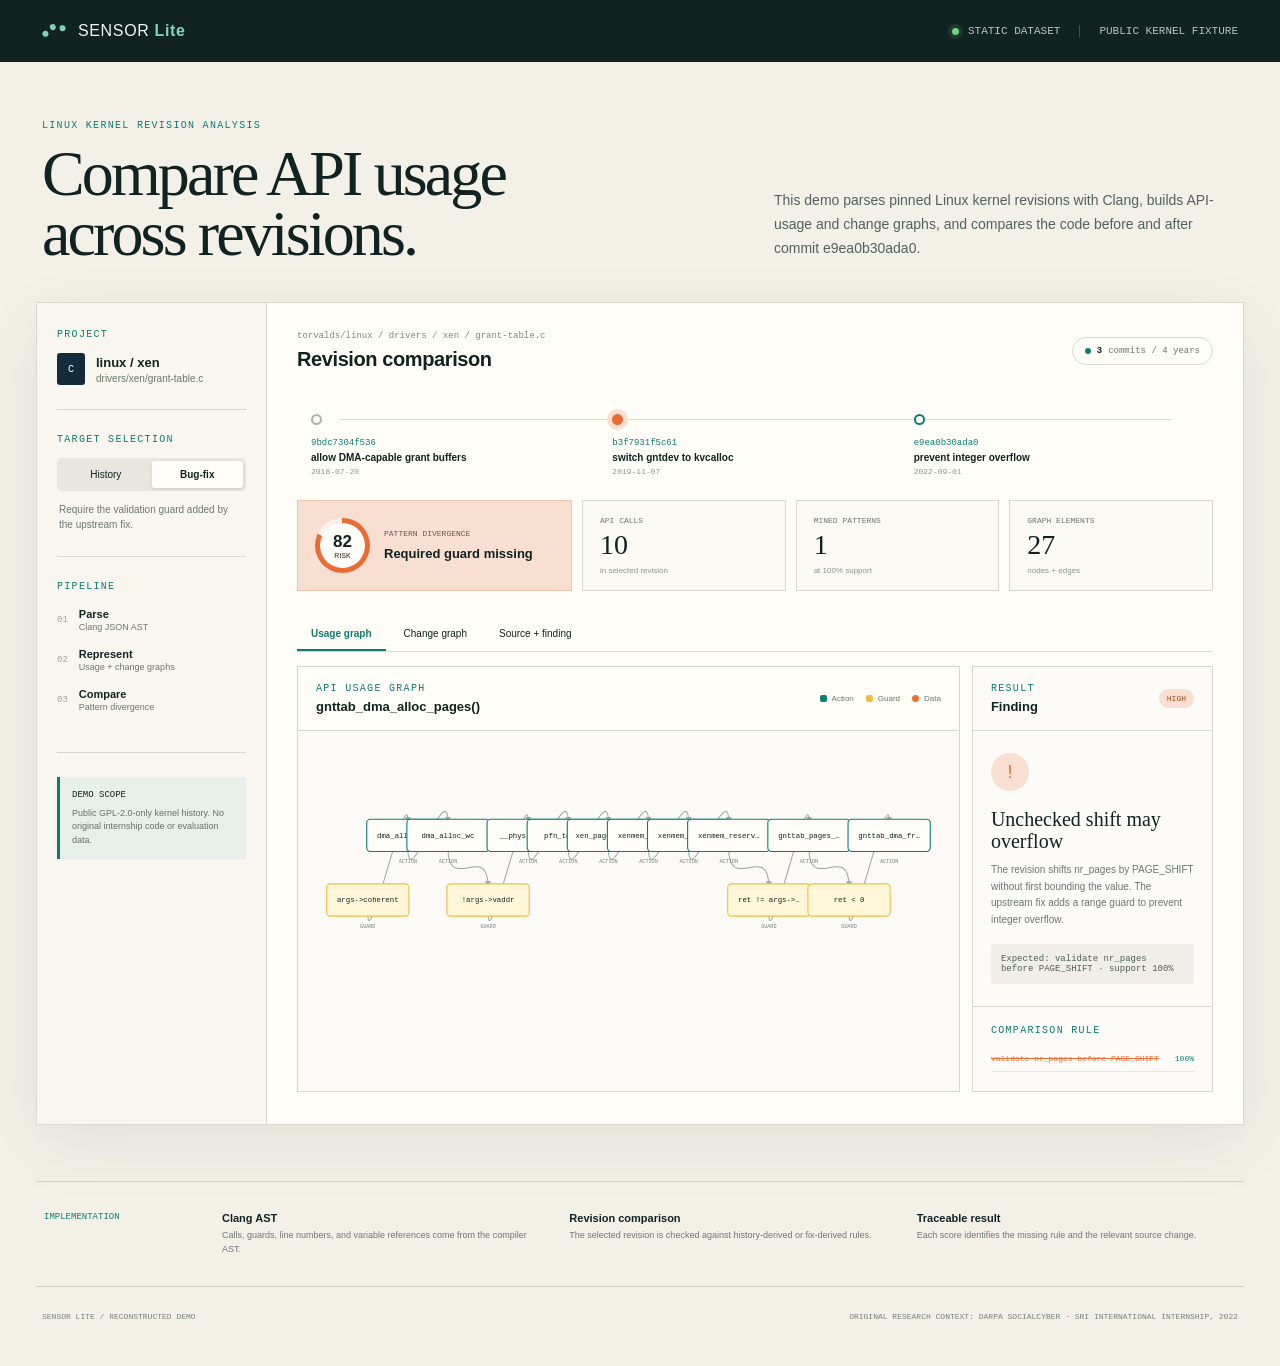
<file: docs/index.html>
<!doctype html>
<html lang="en">
  <head>
    <meta charset="UTF-8" />
    <meta name="viewport" content="width=device-width, initial-scale=1.0" />
    <meta name="description" content="SENSOR Lite graph-based code evolution demo" />
    <meta name="sensor-demo-data" content="./demo.json" />
    <title>SENSOR Lite</title>
    <link rel="icon" href="./favicon.svg" type="image/svg+xml" />
    <link rel="stylesheet" href="./styles.css" />
  </head>
  <body>
    <header class="topbar">
      <a class="brand" href="#" aria-label="SENSOR Lite home">
        <span class="brand-mark" aria-hidden="true"><i></i><i></i><i></i></span>
        <span>SENSOR <b>Lite</b></span>
      </a>
      <div class="topbar-meta">
        <span class="status-dot"></span>
        <span id="runtime-mode">Local analysis</span>
        <span class="clean-room">Public kernel fixture</span>
      </div>
    </header>

    <main>
      <section class="intro">
        <div>
          <p class="eyebrow">Linux kernel revision analysis</p>
          <h1>Compare API usage<br />across revisions.</h1>
        </div>
        <p class="intro-copy">
          This demo parses pinned Linux kernel revisions with Clang, builds API-usage and change
          graphs, and compares the code before and after commit e9ea0b30ada0.
        </p>
      </section>

      <section class="workspace" aria-live="polite">
        <aside class="rail">
          <div class="rail-section">
            <p class="rail-label">Project</p>
            <div class="project-card">
              <span class="file-icon">C</span>
              <div><strong id="project-name">Loading...</strong><small>drivers/xen/grant-table.c</small></div>
            </div>
          </div>

          <div class="rail-section">
            <p class="rail-label">Target selection</p>
            <div class="segmented" role="group" aria-label="Target selection strategy">
              <button data-strategy="stable">History</button>
              <button class="active" data-strategy="fix">Bug-fix</button>
            </div>
            <p class="strategy-help" id="strategy-help">
              Require the validation guard added by the upstream fix.
            </p>
          </div>

          <div class="rail-section method">
            <p class="rail-label">Pipeline</p>
            <ol>
              <li><span>01</span><div><b>Parse</b><small>Clang JSON AST</small></div></li>
              <li><span>02</span><div><b>Represent</b><small>Usage + change graphs</small></div></li>
              <li><span>03</span><div><b>Compare</b><small>Pattern divergence</small></div></li>
            </ol>
          </div>

          <div class="scope-note">
            <span>Demo scope</span>
            Public GPL-2.0-only kernel history. No original internship code or evaluation data.
          </div>
        </aside>

        <div class="canvas">
          <div class="canvas-header">
            <div>
              <p class="breadcrumb">torvalds/linux / drivers / xen / grant-table.c</p>
              <h2>Revision comparison</h2>
            </div>
            <div class="window-chip"><span></span><b id="window-count">3</b> commits / 4 years</div>
          </div>

          <div class="timeline" id="timeline" aria-label="Revision timeline"></div>

          <div class="summary-row">
            <article class="risk-card" id="risk-card">
              <div class="risk-dial" id="risk-dial"><span id="risk-score">--</span><small>risk</small></div>
              <div><p>Pattern divergence</p><strong id="risk-label">Analyzing...</strong></div>
            </article>
            <article class="metric"><span>API calls</span><strong id="call-count">--</strong><small>in selected revision</small></article>
            <article class="metric"><span>Mined patterns</span><strong id="pattern-count">--</strong><small id="pattern-support">at 100% support</small></article>
            <article class="metric"><span>Graph elements</span><strong id="graph-count">--</strong><small>nodes + edges</small></article>
          </div>

          <div class="view-tabs" role="tablist">
            <button class="active" data-view="usage" role="tab">Usage graph</button>
            <button data-view="change" role="tab">Change graph</button>
            <button data-view="source" role="tab">Source + finding</button>
          </div>

          <div class="analysis-grid">
            <section class="graph-panel">
              <div class="panel-head">
                <div>
                  <p class="panel-kicker" id="graph-kicker">API usage graph</p>
                  <h3 id="graph-title">gnttab_dma_alloc_pages()</h3>
                </div>
                <div class="legend">
                  <span><i class="action"></i>Action</span>
                  <span><i class="guard"></i>Guard</span>
                  <span><i class="data"></i>Data</span>
                </div>
              </div>
              <div class="graph-stage" id="graph-stage">
                <svg id="graph-svg" viewBox="0 0 900 390" role="img" aria-label="API usage graph"></svg>
              </div>
              <div class="source-panel" id="source-panel" hidden>
                <div class="source-toolbar">
                  <span>drivers/xen/grant-table.c</span>
                  <button id="run-analysis">Run analysis <kbd>⌘↵</kbd></button>
                </div>
                <textarea id="source-editor" spellcheck="false" aria-label="C source editor"></textarea>
                <p class="editor-error" id="editor-error" hidden></p>
              </div>
            </section>

            <aside class="finding-panel">
              <div class="panel-head">
                <div><p class="panel-kicker">Result</p><h3 id="finding-heading">Finding</h3></div>
                <span class="severity" id="severity">High</span>
              </div>
              <div id="finding-body"></div>
              <div class="pattern-list">
                <p class="panel-kicker">Comparison rule</p>
                <div id="patterns"></div>
              </div>
            </aside>
          </div>
        </div>
      </section>

      <section class="method-strip">
        <p>Implementation</p>
        <div><strong>Clang AST</strong><span>Calls, guards, line numbers, and variable references come from the compiler AST.</span></div>
        <div><strong>Revision comparison</strong><span>The selected revision is checked against history-derived or fix-derived rules.</span></div>
        <div><strong>Traceable result</strong><span>Each score identifies the missing rule and the relevant source change.</span></div>
      </section>
    </main>

    <footer>
      <span>SENSOR Lite / reconstructed demo</span>
      <span>Original research context: DARPA SocialCyber · SRI International internship, 2022</span>
    </footer>

    <script type="module" src="./app.js"></script>
  </body>
</html>
</file>
<file: docs/styles.css>
:root {
  --ink: #102321;
  --muted: #6b7773;
  --paper: #f3f0e8;
  --white: #fffdf8;
  --line: #d8d7ce;
  --teal: #0d7c70;
  --teal-soft: #d8ece6;
  --orange: #ea6b34;
  --orange-soft: #f9dfd2;
  --yellow: #f0bd41;
  --navy: #132b3a;
  --mono: "SFMono-Regular", Consolas, "Liberation Mono", monospace;
  --sans: "Avenir Next", "Segoe UI", Helvetica, Arial, sans-serif;
  --serif: "Iowan Old Style", Baskerville, Georgia, serif;
}

* { box-sizing: border-box; }
[hidden] { display: none !important; }

body {
  margin: 0;
  background: var(--paper);
  color: var(--ink);
  font-family: var(--sans);
  -webkit-font-smoothing: antialiased;
}

button, textarea { font: inherit; }
button { color: inherit; }

.topbar {
  align-items: center;
  background: var(--ink);
  color: #eff6f1;
  display: flex;
  height: 62px;
  justify-content: space-between;
  padding: 0 42px;
}

.brand { align-items: center; color: inherit; display: flex; font-size: 16px; gap: 12px; letter-spacing: .04em; text-decoration: none; }
.brand b { color: #7fd2bd; font-weight: 600; }
.brand-mark { display: grid; gap: 3px; grid-template-columns: repeat(3, 6px); transform: rotate(-18deg); }
.brand-mark i { background: #7fd2bd; border-radius: 50%; display: block; height: 6px; }
.brand-mark i:nth-child(2) { transform: translateY(-4px); }

.topbar-meta { align-items: center; color: #b9c5bf; display: flex; font-family: var(--mono); font-size: 11px; gap: 9px; text-transform: uppercase; }
.status-dot { background: #70d27f; border-radius: 50%; box-shadow: 0 0 0 4px rgb(112 210 127 / 12%); height: 7px; width: 7px; }
.clean-room { border-left: 1px solid #40524d; margin-left: 10px; padding-left: 19px; }

main { margin: 0 auto; max-width: 1600px; padding: 0 36px; }
.intro { align-items: end; display: flex; justify-content: space-between; padding: 58px 6px 38px; }
.eyebrow, .panel-kicker, .rail-label { color: var(--teal); font-family: var(--mono); font-size: 10px; letter-spacing: .13em; margin: 0 0 13px; text-transform: uppercase; }
.intro h1 { font-family: var(--serif); font-size: clamp(46px, 5vw, 72px); font-weight: 500; letter-spacing: -.045em; line-height: .94; margin: 0; }
.intro-copy { color: #53615d; font-size: 14px; line-height: 1.7; margin: 0 24px 4px 40px; max-width: 440px; }

.workspace { background: var(--white); border: 1px solid #d9d8cf; box-shadow: 0 20px 60px rgb(29 50 44 / 8%); display: grid; grid-template-columns: 230px minmax(0, 1fr); min-height: 780px; }
.rail { background: #f8f6ef; border-right: 1px solid var(--line); padding: 26px 20px; }
.rail-section { border-bottom: 1px solid var(--line); padding-bottom: 24px; }
.rail-section + .rail-section { padding-top: 24px; }
.project-card { align-items: center; display: flex; gap: 11px; }
.project-card strong, .project-card small { display: block; }
.project-card strong { font-size: 13px; }
.project-card small { color: var(--muted); font-size: 10px; margin-top: 3px; }
.file-icon { align-items: center; background: var(--navy); border-radius: 3px; color: white; display: flex; font-family: var(--mono); font-size: 10px; height: 32px; justify-content: center; width: 28px; }

.segmented { background: #e8e7df; border-radius: 5px; display: grid; grid-template-columns: 1fr 1fr; padding: 3px; }
.segmented button { background: transparent; border: 0; border-radius: 3px; cursor: pointer; font-size: 10px; padding: 8px 4px; }
.segmented button.active { background: var(--white); box-shadow: 0 1px 3px rgb(20 40 35 / 14%); font-weight: 700; }
.strategy-help { color: var(--muted); font-size: 10px; line-height: 1.5; margin: 11px 2px 0; }

.method ol { list-style: none; margin: 0; padding: 0; }
.method li { align-items: center; display: flex; gap: 11px; margin: 16px 0; }
.method li > span { color: #98a29f; font-family: var(--mono); font-size: 9px; }
.method b, .method small { display: block; }
.method b { font-size: 11px; }
.method small { color: var(--muted); font-size: 9px; margin-top: 2px; }
.scope-note { background: #e8eee9; border-left: 3px solid var(--teal); color: #63716c; font-size: 9px; line-height: 1.5; margin-top: 24px; padding: 12px; }
.scope-note span { color: var(--ink); display: block; font-family: var(--mono); margin-bottom: 4px; text-transform: uppercase; }

.canvas { min-width: 0; padding: 28px 30px 32px; }
.canvas-header { align-items: center; display: flex; justify-content: space-between; }
.breadcrumb { color: #7b8783; font-family: var(--mono); font-size: 9px; margin: 0 0 7px; }
.canvas h2 { font-size: 20px; letter-spacing: -.02em; margin: 0; }
.window-chip { align-items: center; border: 1px solid var(--line); border-radius: 20px; color: var(--muted); display: flex; font-family: var(--mono); font-size: 9px; gap: 6px; padding: 8px 12px; }
.window-chip span { background: var(--teal); border-radius: 50%; height: 6px; width: 6px; }
.window-chip b { color: var(--ink); }

.timeline { display: grid; grid-template-columns: repeat(4, 1fr); margin: 34px 6px 24px; position: relative; }
.timeline::before { background: #d8ddd9; content: ""; height: 1px; left: 4%; position: absolute; right: 4%; top: 14px; }
.commit { background: transparent; border: 0; cursor: pointer; min-width: 0; padding: 0 8px; position: relative; text-align: left; }
.commit-dot { background: var(--white); border: 2px solid #a8b2ae; border-radius: 50%; display: block; height: 11px; margin: 9px 0 13px; position: relative; transition: all .2s; width: 11px; z-index: 1; }
.commit:hover .commit-dot, .commit.active .commit-dot { background: var(--orange); border-color: var(--orange); box-shadow: 0 0 0 5px var(--orange-soft); }
.commit.fixed .commit-dot { border-color: var(--teal); }
.commit-id { color: var(--teal); display: block; font-family: var(--mono); font-size: 9px; }
.commit-message { display: block; font-size: 10px; font-weight: 600; margin-top: 4px; overflow: hidden; text-overflow: ellipsis; white-space: nowrap; }
.commit-date { color: #8b9692; display: block; font-family: var(--mono); font-size: 8px; margin-top: 4px; }

.summary-row { display: grid; gap: 10px; grid-template-columns: 1.35fr repeat(3, 1fr); }
.risk-card, .metric { border: 1px solid var(--line); min-height: 84px; padding: 15px 17px; }
.risk-card { align-items: center; background: var(--orange-soft); border-color: #efc5b0; display: flex; gap: 14px; }
.risk-card.safe { background: var(--teal-soft); border-color: #b8ddd3; }
.risk-dial { align-items: center; background: conic-gradient(var(--orange) var(--risk-angle, 0deg), rgb(255 255 255 / 55%) 0); border-radius: 50%; display: flex; flex-direction: column; height: 55px; justify-content: center; position: relative; width: 55px; }
.risk-dial::after { background: var(--white); border-radius: 50%; content: ""; inset: 5px; position: absolute; }
.risk-dial span, .risk-dial small { position: relative; z-index: 1; }
.risk-dial span { font-size: 17px; font-weight: 700; line-height: 1; }
.risk-dial small { font-size: 7px; margin-top: 2px; text-transform: uppercase; }
.risk-card p, .metric span { color: #7a5142; font-family: var(--mono); font-size: 8px; margin: 0 0 6px; text-transform: uppercase; }
.risk-card.safe p { color: #32665d; }
.risk-card strong { font-size: 13px; }
.metric { background: #faf9f4; }
.metric span { color: var(--muted); display: block; }
.metric strong { display: block; font-family: var(--serif); font-size: 28px; font-weight: 500; line-height: 1; }
.metric small { color: #8b9591; display: block; font-size: 8px; margin-top: 7px; }

.view-tabs { border-bottom: 1px solid var(--line); display: flex; gap: 4px; margin-top: 27px; }
.view-tabs button { background: transparent; border: 0; border-bottom: 2px solid transparent; cursor: pointer; font-size: 10px; padding: 10px 14px; }
.view-tabs button.active { border-color: var(--teal); color: var(--teal); font-weight: 700; }
.analysis-grid { display: grid; gap: 12px; grid-template-columns: minmax(0, 2.2fr) minmax(240px, .8fr); margin-top: 14px; }
.graph-panel, .finding-panel { border: 1px solid var(--line); min-width: 0; }
.panel-head { align-items: center; border-bottom: 1px solid var(--line); display: flex; justify-content: space-between; min-height: 64px; padding: 14px 18px; }
.panel-head .panel-kicker { margin-bottom: 5px; }
.panel-head h3 { font-size: 13px; margin: 0; }
.legend { display: flex; gap: 12px; }
.legend span { align-items: center; color: var(--muted); display: flex; font-size: 8px; gap: 5px; }
.legend i { border-radius: 2px; display: inline-block; height: 7px; width: 7px; }
.legend .action { background: var(--teal); }
.legend .guard { background: var(--yellow); }
.legend .data { background: var(--orange); border-radius: 50%; }
.graph-stage { background-color: #fbfaf6; background-image: radial-gradient(#d8ddd8 0.7px, transparent 0.7px); background-size: 14px 14px; min-height: 360px; overflow: hidden; }
#graph-svg { display: block; height: 360px; width: 100%; }
.graph-edge { fill: none; stroke: #9aa9a4; stroke-width: 1.4; }
.graph-edge.data-edge { stroke: var(--orange); stroke-dasharray: 4 4; }
.graph-node rect, .graph-node circle { fill: var(--white); stroke-width: 1.5; }
.graph-node.action rect { stroke: var(--teal); }
.graph-node.guard rect { fill: #fff7d8; stroke: var(--yellow); }
.graph-node.data circle { fill: var(--orange-soft); stroke: var(--orange); }
.graph-node.added rect, .graph-node.added circle { fill: #d8f0e8; stroke: var(--teal); stroke-width: 2.5; }
.graph-node.removed rect, .graph-node.removed circle { fill: #fae1d6; stroke: var(--orange); stroke-dasharray: 4 3; }
.graph-label { fill: var(--ink); font-family: var(--mono); font-size: 10px; text-anchor: middle; }
.graph-type { fill: #71807b; font-family: var(--mono); font-size: 7px; text-anchor: middle; text-transform: uppercase; }

.severity { background: var(--orange-soft); border-radius: 12px; color: #a64a25; font-family: var(--mono); font-size: 8px; padding: 5px 8px; text-transform: uppercase; }
.severity.none { background: var(--teal-soft); color: #27695e; }
.finding-panel { background: #fcfbf7; }
#finding-body { min-height: 190px; padding: 22px 18px; }
.finding-icon { align-items: center; background: var(--orange-soft); border-radius: 50%; color: var(--orange); display: flex; font-size: 18px; height: 38px; justify-content: center; margin-bottom: 17px; width: 38px; }
.finding-icon.safe { background: var(--teal-soft); color: var(--teal); }
#finding-body h4 { font-family: var(--serif); font-size: 20px; font-weight: 500; line-height: 1.1; margin: 0 0 10px; }
#finding-body p { color: var(--muted); font-size: 10px; line-height: 1.65; margin: 0; }
.evidence { background: #f0eee7; border-radius: 3px; color: #4f5e59; font-family: var(--mono); font-size: 9px; margin-top: 16px; padding: 10px; }
.pattern-list { border-top: 1px solid var(--line); padding: 18px; }
.pattern-list .panel-kicker { margin-bottom: 10px; }
.pattern { align-items: center; border-bottom: 1px solid #e5e4dd; display: flex; font-family: var(--mono); font-size: 8px; justify-content: space-between; padding: 8px 0; }
.pattern code { color: var(--ink); }
.pattern b { color: var(--teal); font-weight: 500; }
.pattern.missing code { color: var(--orange); text-decoration: line-through; text-decoration-thickness: 1px; }

.source-panel { height: 360px; }
.source-toolbar { align-items: center; background: #162b32; color: #b9cbc5; display: flex; font-family: var(--mono); font-size: 9px; height: 42px; justify-content: space-between; padding: 0 12px; }
.source-toolbar button { background: #7fd2bd; border: 0; border-radius: 3px; color: #102321; cursor: pointer; font-size: 9px; font-weight: 700; padding: 7px 10px; }
kbd { font-family: var(--mono); font-size: 7px; margin-left: 5px; opacity: .65; }
#source-editor { background: #102126; border: 0; color: #dbe7e2; font-family: var(--mono); font-size: 10px; height: 318px; line-height: 1.65; outline: 0; padding: 16px; resize: none; tab-size: 4; width: 100%; }
.editor-error { background: #511f18; bottom: 10px; color: #ffd7ca; font-family: var(--mono); font-size: 9px; left: 12px; margin: 0; padding: 8px; position: absolute; right: 12px; }
.graph-panel:has(.source-panel:not([hidden])) { position: relative; }

.method-strip { border-bottom: 1px solid #cfd0c8; border-top: 1px solid #cfd0c8; display: grid; gap: 28px; grid-template-columns: 150px repeat(3, 1fr); margin: 56px 0 0; padding: 30px 8px; }
.method-strip > p { color: var(--teal); font-family: var(--mono); font-size: 9px; margin: 0; text-transform: uppercase; }
.method-strip strong, .method-strip span { display: block; }
.method-strip strong { font-size: 11px; margin-bottom: 5px; }
.method-strip span { color: var(--muted); font-size: 9px; line-height: 1.5; }
footer { color: #75827e; display: flex; font-family: var(--mono); font-size: 8px; justify-content: space-between; margin: 0 auto; max-width: 1600px; padding: 25px 42px 45px; text-transform: uppercase; }

@media (max-width: 980px) {
  main { padding: 0 16px; }
  .intro { align-items: start; flex-direction: column; gap: 24px; }
  .intro-copy { margin: 0; }
  .workspace { grid-template-columns: 1fr; }
  .rail { border-bottom: 1px solid var(--line); border-right: 0; display: grid; gap: 20px; grid-template-columns: repeat(3, 1fr); }
  .rail-section { border: 0; padding: 0 !important; }
  .scope-note { display: none; }
  .analysis-grid { grid-template-columns: 1fr; }
  .summary-row { grid-template-columns: repeat(2, 1fr); }
  .method-strip { grid-template-columns: 1fr; }
}

@media (max-width: 620px) {
  .topbar { padding: 0 18px; }
  .clean-room { display: none; }
  .intro { padding-top: 38px; }
  .workspace { border-left: 0; border-right: 0; margin: 0 -16px; }
  .rail { display: none; }
  .canvas { padding: 22px 14px; }
  .canvas-header { align-items: start; gap: 14px; }
  .window-chip { display: none; }
  .timeline { grid-template-columns: repeat(4, minmax(90px, 1fr)); overflow-x: auto; }
  .summary-row { grid-template-columns: 1fr 1fr; }
  .risk-card { grid-column: 1 / -1; }
  .metric:last-child { display: none; }
  .legend { display: none; }
  footer { flex-direction: column; gap: 10px; padding-inline: 18px; }
}
</file>
